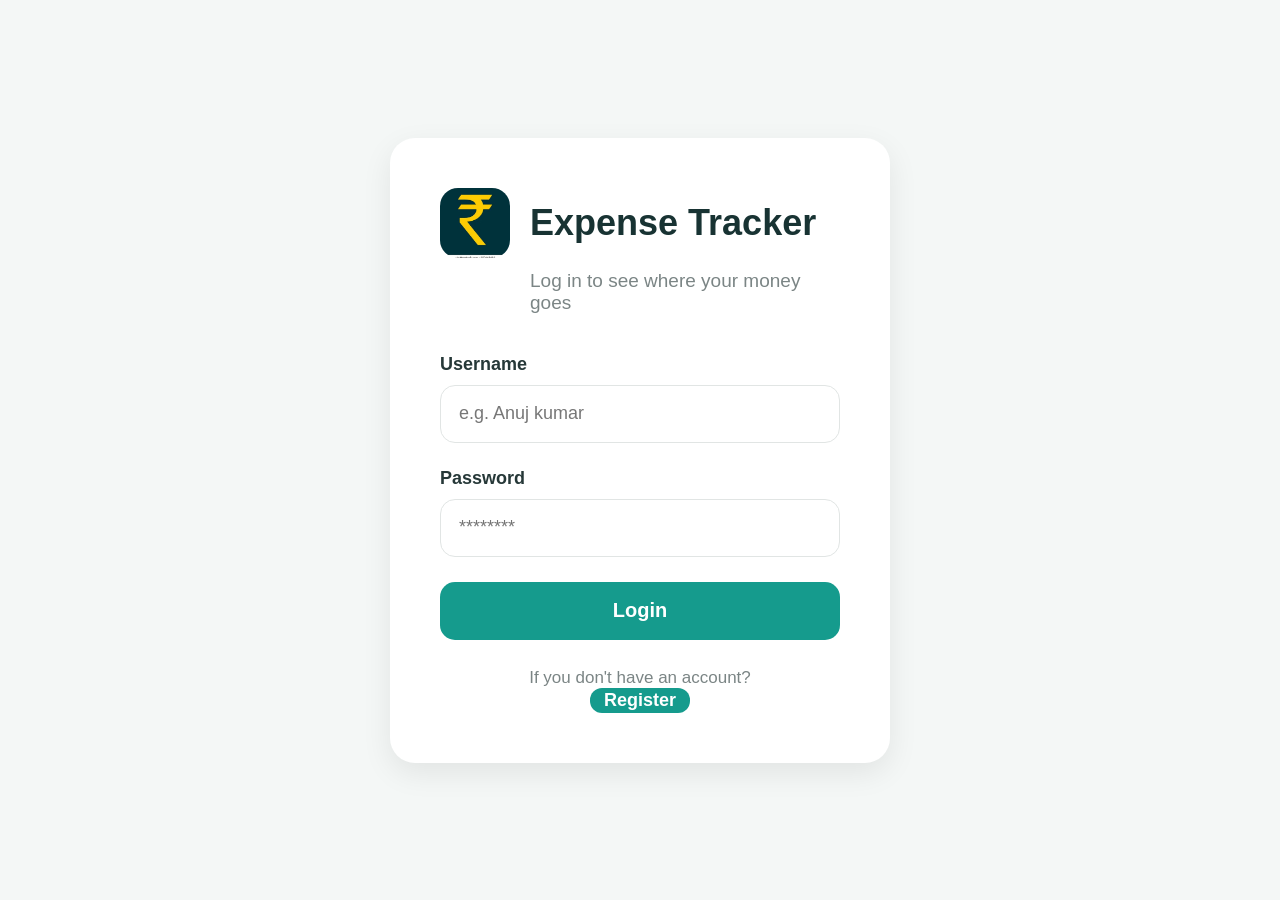
<file: index.html>
<!DOCTYPE html>
<html lang="en">
<head>
    <meta charset="UTF-8">
    <meta name="viewport" content="width=device-width, initial-scale=1.0">
    <title>Expense Tracker</title>
</head>

<body>

    <script>
        window.location.href = "./LoginPage/TrackerSystem.html";
    </script>

</body>
</html>
</file>
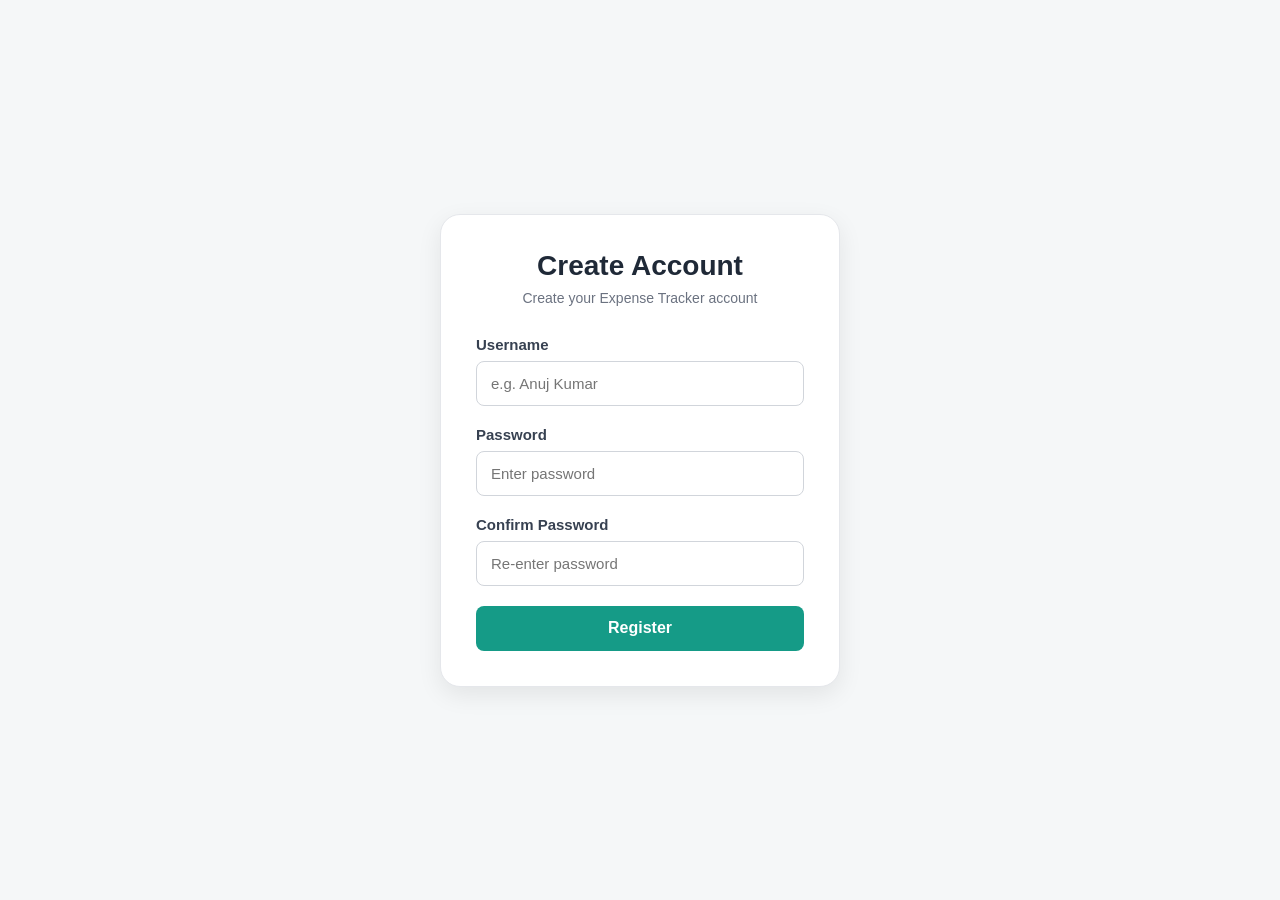
<file: Register.html>
<!DOCTYPE html>
<html lang="en">

<head>
    <meta charset="UTF-8">
    <meta name="viewport" content="width=device-width, initial-scale=1.0">
    <title>Register</title>

    <link rel="stylesheet" href="Register.css">
</head>

<body>

    <div id="Body">

        <div id="RegisterPage">

            <div id="Heading">
                <h1>Create Account</h1>
                <p>Create your Expense Tracker account</p>
            </div>

            <!-- Username -->
            <div id="username-container">
                <label for="username">Username</label>

                <input
                    type="text"
                    id="username"
                    name="username"
                    placeholder="e.g. Anuj Kumar">
            </div>

            <!-- Password -->
            <div id="password-container">
                <label for="password">Password</label>

                <input
                    type="password"
                    id="password"
                    name="password"
                    placeholder="Enter password">
            </div>

            <!-- Confirm Password -->
            <div id="confirm-password-container">
                <label for="confirmPassword">Confirm Password</label>

                <input
                    type="password"
                    id="confirmPassword"
                    name="confirmPassword"
                    placeholder="Re-enter password">
            </div>

            <!-- Register -->
            <button id="RegisterButton">Register</button>

           

        </div>

    </div>

    <script src="Register.js"></script>

</body>
</html>
</file>
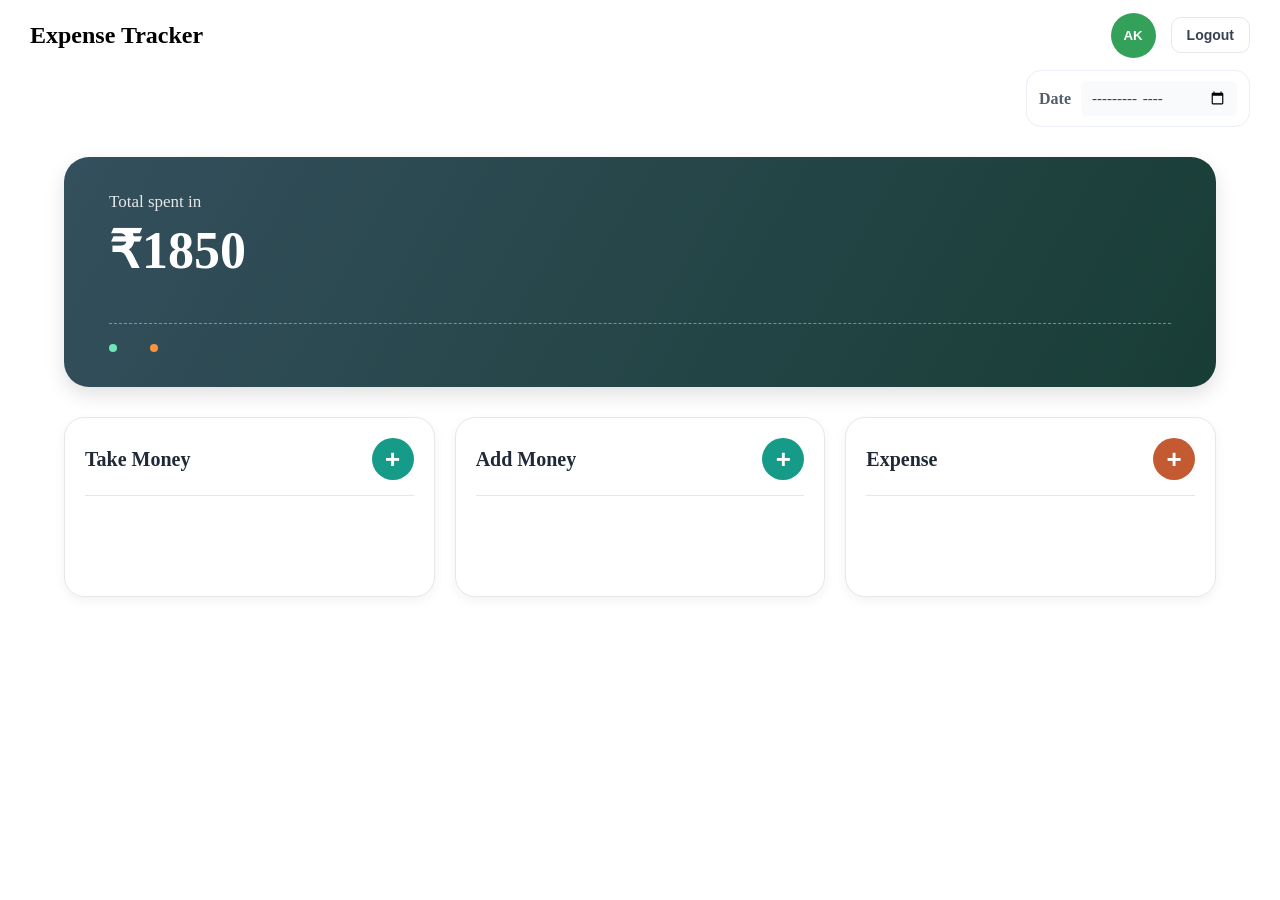
<file: Dashboard/dashboard.html>
<!DOCTYPE html>
<html lang="en">
<head>
    <meta charset="UTF-8">
    <meta name="viewport" content="width=device-width, initial-scale=1.0">
    <title>Dashboard</title>
    <link rel="stylesheet" href="dashboard.css">
</head>
<body>
    <div id="Body">
        <nav id="navbar">
            <p id="Naming">Expense Tracker</p>
            <div id="username-loginIcon">
            <!--yeha pe username daalna hai wo login page se milega -->
               <p id="usrname">Anuj Kumar</p>
               <button id="userIcon">AK</button>
               <button id="logoutButton">Logout</button>
            </div>
        </nav>
        <!-- calender -->
        <div id="dateSection">
           <label for="calender">Date</label>
           <input type="month" id="calender">
        </div>
        <!-- body -->
         <!-- this part -->
        <div id="Report">
            <div id="Investment">
                <p id="showDate">Total spent in</p>
                <!-- need to add functionality after creating expenses part -->
                <p id="invested">₹1850</p>
            </div>
            <div id="Balance">
                <!-- need to complete this after add money part -->
                <div id="totalBalance">
                    <p id="dot-green"></p>
                    <p id="Total-Balance"></p>
                </div>
                <!-- need to complete this after some time -->
                <div id="currentBalance">
                    <p id="dot-orange"></p>
                    <p id="Current-Balance"></p>
                </div>
                
                
            </div>

        </div>
        <!-- Money summary part -->
       <div id="summaryPart">

            <!-- Take Money -->
            <div id="takeMoneyHeader">

                <nav id="taknav">
                    <p id="TakeMoney">Take Money</p>
                    <button id="Add-taken-money-from-whom">+</button>
                </nav>

                <div>
                    <div id="takenMoneyList"></div>
                </div>

            </div>


            <!-- Add Money -->
            <div id="AddMoney">

                <nav id="addnav">
                    <p id="Add-Money">Add Money</p>
                    <button id="Money-Add-button">+</button>
                </nav>

                <div>
                    <div id="addedMoneyList"></div>
                </div>

            </div>


            <!-- Expense -->
            <div id="ExpenseHeader">

                <nav id="expensenav">
                    <p id="Expense">Expense</p>
                    <button id="Expense-Add-button">+</button>
                </nav>

                <div>
                    <div id="expenseList"></div>
                </div>

            </div>

        </div>
    </div>

    <script src="dashboard.js"></script>
    
</body>
</html>
</file>
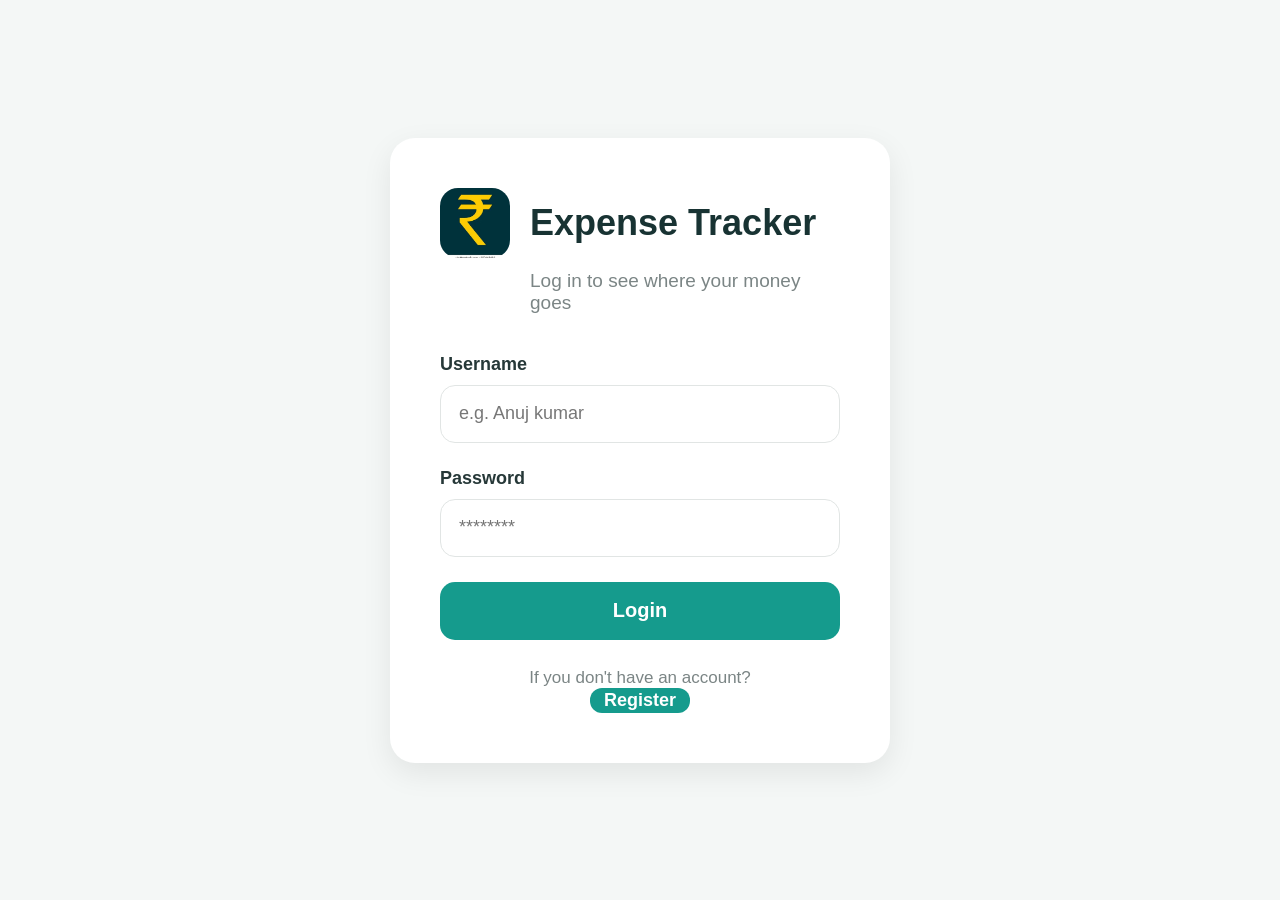
<file: LoginPage/TrackerSystem.html>
<!DOCTYPE html>
<html lang="en">

<head>
    <meta charset="UTF-8">
    <meta name="viewport" content="width=device-width, initial-scale=1.0">
    <title>*Expense_Tracker*</title>
    <link rel="stylesheet" href="TrackerSystem.css">
</head>

<body>

    <div id="Body">

        <div id="LoginPage">

            <div id="Heading">

                <div id="SubHeading">
                    <img src="./RupeesImg.jpg" alt="Rupees_Sign">
                    <p>Expense Tracker</p>
                </div>

                <div>
                    <p>Log in to see where your money goes</p>
                </div>

            </div>
            <!-- Username -->
            <div id="username-container">
                <label for="username">Username</label>
                <input
                    type="text"
                    id="username"
                    name="username"
                    placeholder="e.g. Anuj kumar">
            </div>
            <!-- Password -->
            <div id="password-container">
                <label for="password">Password</label>
                <input
                    type="password"
                    id="password"
                    name="password"
                    placeholder="********">
            </div>
            <!-- Login -->
            <div id="login">
                <p>Login</p>
            </div>
            <!-- Register -->
            <div id="create-account-link">
                <p>If you don't have an account?</p>
                <button id="RegisterButton">Register</button>
            </div>

        </div>

    </div>
    <script src="TrackerSystem.js"></script>
</body>
</html>
</file>
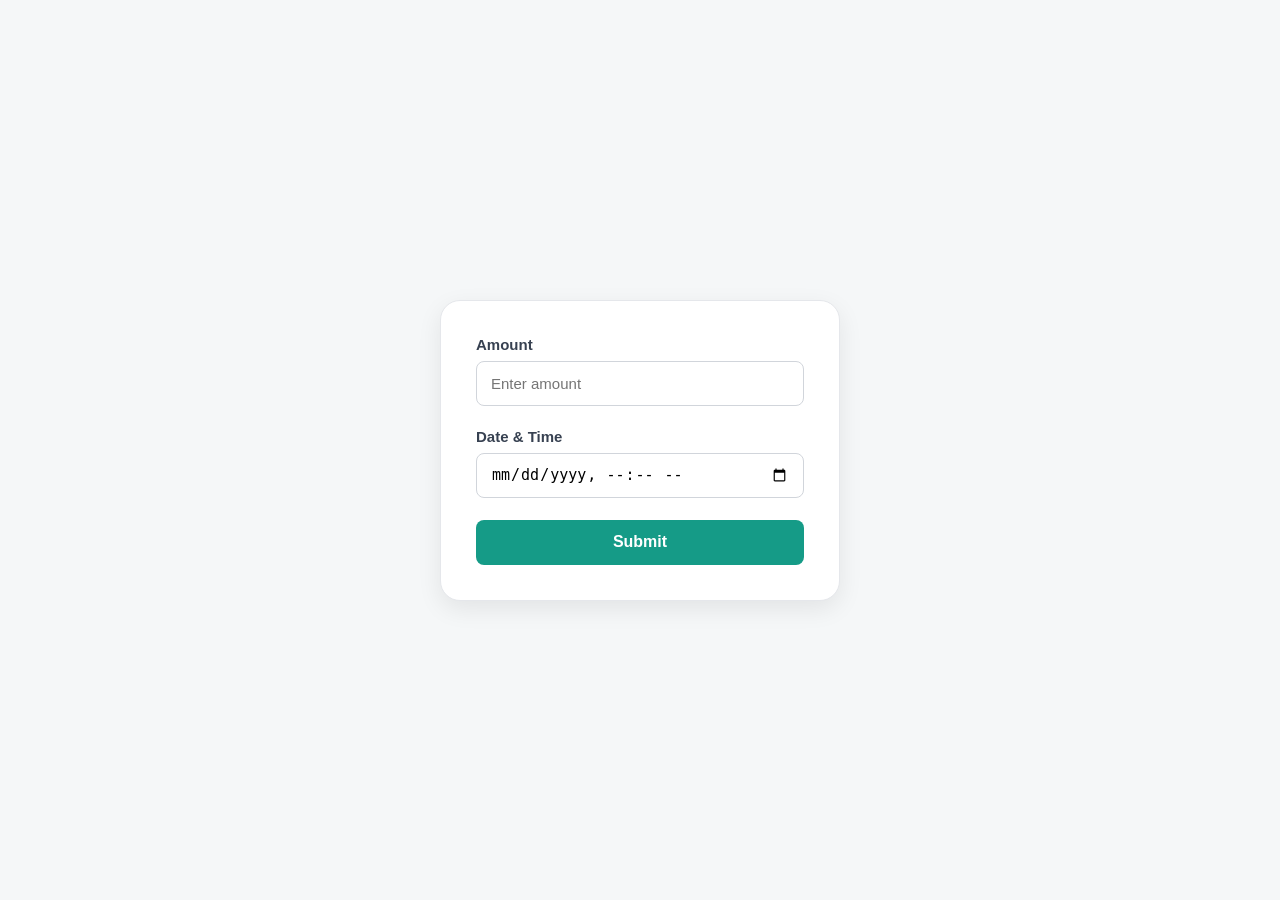
<file: Forms/AddedMoney/addedmoney.html>
<!DOCTYPE html>
<html lang="en">

<head>
    <meta charset="UTF-8">
    <meta name="viewport" content="width=device-width, initial-scale=1.0">

    <title>Add Money</title>

    <link rel="stylesheet" href="addedmoney.css">
</head>

<body>

    <div id="AddMoneyForm">

        <label for="Amount">Amount</label>
        <input 
            type="number" 
            id="Amount" 
            placeholder="Enter amount"
        >

        <label for="dateTime">Date & Time</label>
        <input 
            type="datetime-local" 
            id="dateTime"
        >

        <button id="Submit">Submit</button>

    </div>
    <script src="addedmoney.js"></script>

</body>

</html>
</file>
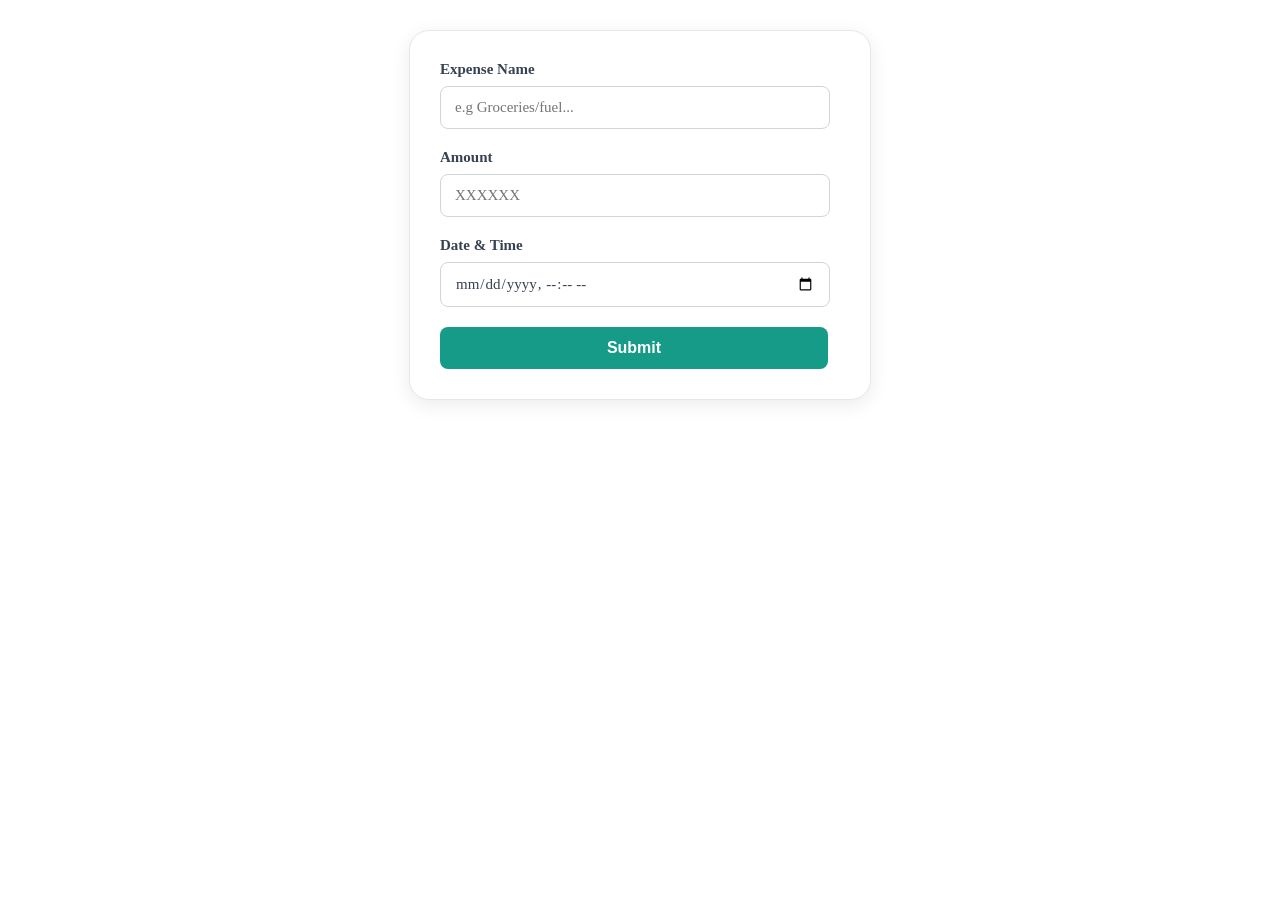
<file: Forms/Expense/expense.html>
<!DOCTYPE html>
<html lang="en">

<head>
    <meta charset="UTF-8">
    <meta name="viewport" content="width=device-width, initial-scale=1.0">
    <title>Expense</title>
    <link rel="stylesheet" href="expense.css">
</head>

<body>

    <div id="TakenMoney">

        <label for="name">Expense Name</label>
        <input 
            type="text" 
            id="name" 
            placeholder="e.g Groceries/fuel..."
        >

        <label for="Amount">Amount</label>
        <input 
            type="number" 
            id="Amount" 
            placeholder="XXXXXX"
        >

        <!-- Date and Time -->
        <label for="dateTime">Date & Time</label>
        <input 
            type="datetime-local" 
            id="dateTime"
        >

        <button id="Submit">Submit</button>

    </div>
    <script src="expense.js"></script>

</body>

</html>
</file>
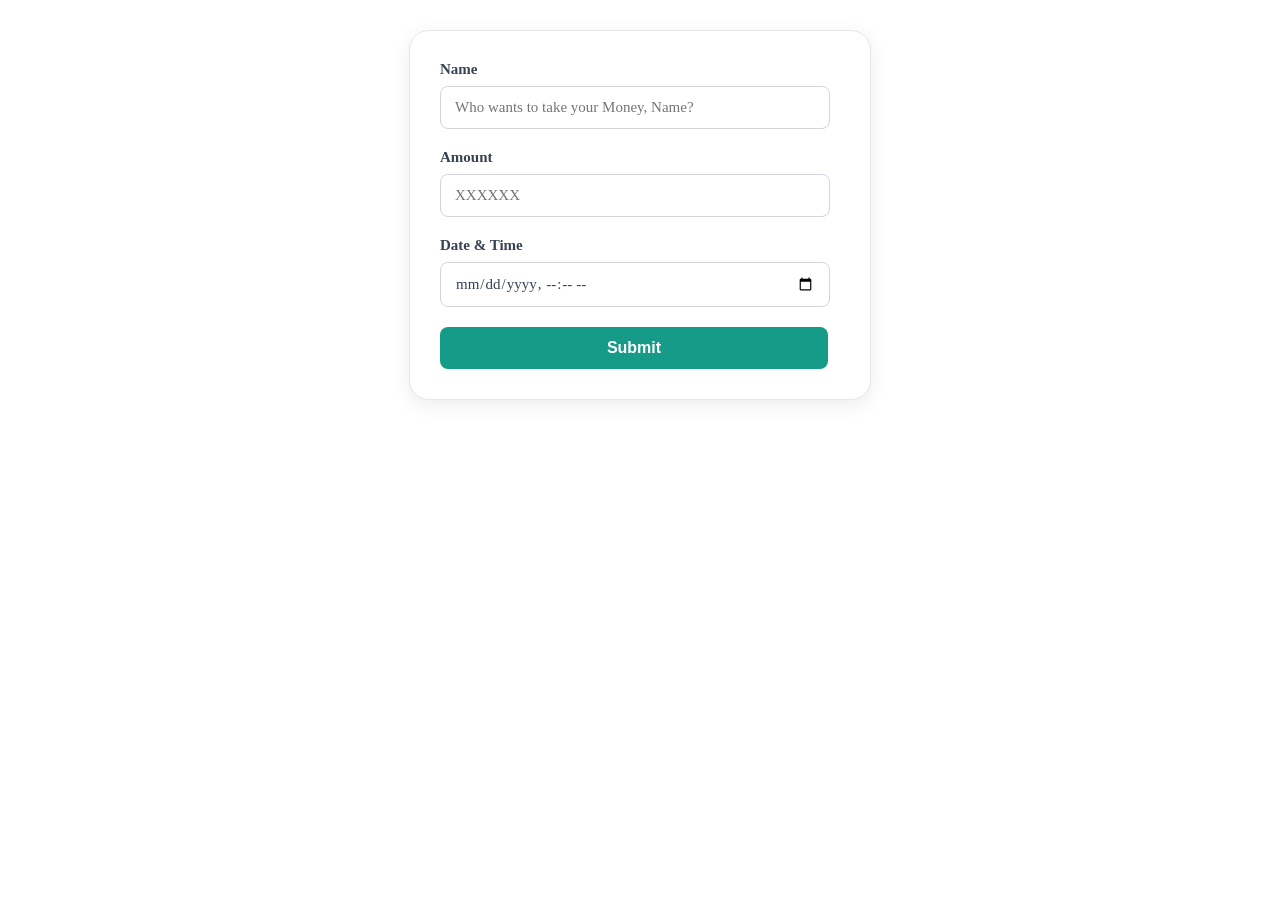
<file: Forms/TakeMoney/takemoney.html>
<!DOCTYPE html>
<html lang="en">

<head>
    <meta charset="UTF-8">
    <meta name="viewport" content="width=device-width, initial-scale=1.0">

    <title>TakeMoney</title>

    <link rel="stylesheet" href="takemoney.css">
</head>

<body>

    <div id="TakenMoney">

        <label for="name">Name</label>
        <input 
            type="text" 
            id="name" 
            placeholder="Who wants to take your Money, Name?"
        >

        <label for="Amount">Amount</label>
        <input 
            type="number" 
            id="Amount" 
            placeholder="XXXXXX"
        >

        <!-- New Date & Time field -->
        <label for="dateTime">Date & Time</label>
        <input 
            type="datetime-local" 
            id="dateTime"
        >

        <button id="Submit">Submit</button>

    </div>

    <script src="takemoney.js"></script>

</body>

</html>
</file>
<file: Register.css>
* {
    margin: 0;
    padding: 0;
    box-sizing: border-box;
}

body {
    width: 100%;
    min-height: 100vh;

    background-color: #f5f7f8;

    display: flex;
    justify-content: center;
    align-items: center;

    font-family: Arial, sans-serif;
}

/* Register Card */
#RegisterPage {
    width: 400px;

    padding: 35px;

    background-color: white;

    border: 1px solid #e5e7eb;
    border-radius: 20px;

    box-shadow: 0 8px 25px rgba(0, 0, 0, 0.08);

    display: flex;
    flex-direction: column;
}


/* Heading */
#Heading {
    text-align: center;
    margin-bottom: 30px;
}

#Heading h1 {
    font-size: 28px;
    color: #1f2937;

    margin-bottom: 8px;
}

#Heading p {
    font-size: 14px;
    color: #6b7280;
}


/* Username, Password and Confirm Password */
#username-container,
#password-container,
#confirm-password-container {
    display: flex;
    flex-direction: column;

    margin-bottom: 20px;
}


/* Labels */
label {
    margin-bottom: 8px;

    font-size: 15px;
    font-weight: 600;

    color: #374151;
}


/* Input fields */
input {
    width: 100%;
    height: 45px;

    padding: 0 14px;

    border: 1px solid #d1d5db;
    border-radius: 8px;

    outline: none;

    font-size: 15px;

    transition: 0.2s ease;
}


/* Input focus */
input:focus {
    border-color: #159b87;

    box-shadow: 0 0 0 3px rgba(21, 155, 135, 0.12);
}


/* Register Button */
#RegisterButton {
    width: 100%;
    height: 45px;

    border: none;
    border-radius: 8px;

    background-color: #159b87;

    color: white;

    font-size: 16px;
    font-weight: 600;

    cursor: pointer;

    transition: 0.2s ease;
}


/* Register Button Hover */
#RegisterButton:hover {
    background-color: #117c6d;
}


/* Small screen */
@media (max-width: 500px) {

    #RegisterPage {
        width: 90%;
        padding: 25px;
    }

}
</file>
<file: Dashboard/dashboard.css>
* {
    margin: 0;
    padding: 0;
    box-sizing: border-box;
}

#Body {
    width: 100%;
    min-height: 100vh;
}

#navbar {
    width: 100%;
    height: 70px;

    display: flex;
    align-items: center;
    justify-content: space-between;

    padding: 0 30px;

    background-color: white;
}

#Naming {
    font-size: 24px;
    font-weight: bold;
}

#username-loginIcon {
    display: flex;
    align-items: center;
    gap: 15px;
}

#usrname {
    display: block;
    color: rgb(120, 35, 35);
    font-size: 18px;
    font-weight: bold;
    visibility: visible;
    opacity: 1;
}

#userIcon {
    width: 45px;
    height: 45px;
    border: none;
    border-radius: 50%;

    background-color: rgb(51, 161, 90);
    color: white;

    font-weight: bold;
}
#dateSection {
    width: fit-content;      
    margin-left: auto;
    margin-right: 30px;

    display: flex;
    align-items: center;
    gap: 10px;

    padding: 10px 12px;

    background-color: #ffffff;
    border: 1px solid #ebeef4;
    border-radius: 15px;
}

#dateSection label {
    font-size: 16px;
    font-weight: 600;
    color: #545d6d;
}

#calender {
    padding: 8px 10px;

    border: none;
    outline: none;
    border-radius: 6px;

    font-size: 15px;
    font-family: inherit;
    color: #374151;

    cursor: pointer;
    background-color: #f8fafc;
}
/* Main Report Card */
#Report {
    width: 90%;
    min-height: 230px;

    margin: 30px auto;
    padding: 35px 45px;

    background: linear-gradient(120deg, #344f5d, #183d35);

    border-radius: 25px;

    color: white;

    display: flex;
    flex-direction: column;
    justify-content: space-between;

    box-shadow: 0 8px 20px rgba(0, 0, 0, 0.12);
}


/* Total spent section */
#Investment {
    display: flex;
    flex-direction: column;
}


/* "Total spent in September 2026" */
#showDate {
    font-size: 17px;
    font-weight: 500;
    color: #e5e7eb;

    margin-bottom: 10px;
}


/* ₹1850 */
#invested {
    font-size: 52px;
    font-weight: 700;

    color: white;

    line-height: 1.1;
}


/* Balance section */
#Balance {
    display: flex;
    align-items: center;

    gap: 25px;

    padding-top: 20px;

    border-top: 1px dashed rgba(255, 255, 255, 0.4);
}


/* Money in + Balance containers */
#totalBalance,
#currentBalance {
    display: flex;
    align-items: center;

    gap: 8px;
}


/* Green and orange dots */
#dot-green,
#dot-orange {
    width: 8px;
    height: 8px;

    border-radius: 50%;

    margin: 0;
}


/* Green dot */
#dot-green {
    background-color: #6ee7b7;
}


/* Orange dot */
#dot-orange {
    background-color: #fb923c;
}


/* Money in / Balance text */
#Total-Balance,
#Current-Balance {
    margin: 0;

    font-size: 15px;
    font-weight: 500;
}


/* Make balance slightly different */
#Total-Balance {
    color: #e5e7eb;
}

#Current-Balance {
    color: #e5e7eb;
}
#takeMoneyHeader {
    width: 100%;

    display: flex;
    align-items: center;
    justify-content: space-between;

    padding: 20px 30px;
}

#TakeMoney {
    margin: 0;
    font-size: 22px;
    font-weight: 700;
}

#Add-taken-money-from-whom {
    width: 44px;
    height: 44px;

    border: none;
    border-radius: 50%;

    background-color: #159b87;
    color: white;

    font-size: 28px;
    font-weight: bold;

    display: flex;
    align-items: center;
    justify-content: center;

    cursor: pointer;
}
#ExpenseHeader {
    width: 100%;

    display: flex;
    align-items: center;
    justify-content: space-between;

    padding: 20px 30px;
}

#Expense {
    margin: 0;

    font-size: 22px;
    font-weight: 700;

    color: #1f2937;
}

#Expense-Add-button {
    width: 44px;
    height: 44px;

    border: none;
    border-radius: 50%;

    background-color: #c45a32;
    color: white;

    font-size: 28px;
    font-weight: bold;

    display: flex;
    align-items: center;
    justify-content: center;

    cursor: pointer;

    transition: 0.2s ease;
}

#Expense-Add-button:hover {
    background-color: #a94625;
    transform: scale(1.05);
}
#AddMoney {
    width: 100%;

    display: flex;
    align-items: center;
    justify-content: space-between;

    padding: 20px 30px;
}

#Add-Money {
    margin: 0;

    font-size: 22px;
    font-weight: 700;

    color: #1f2937;
}

#Money-Add-button {
    width: 44px;
    height: 44px;

    border: none;
    border-radius: 50%;

    background-color: #159b87;
    color: white;

    font-size: 28px;
    font-weight: bold;

    display: flex;
    align-items: center;
    justify-content: center;

    cursor: pointer;

    transition: 0.2s ease;
}

#Money-Add-button:hover {
    background-color: #117c6d;
    transform: scale(1.05);
}
#summaryPart {
    width: 90%;
    margin: 30px auto;

    display: grid;
    grid-template-columns: 1fr 1fr 1fr;
    gap: 20px;
}

/* All three boxes */
#takeMoneyHeader,
#AddMoney,
#ExpenseHeader {
    min-height: 100px;

    padding: 20px 25px;

    background-color: #ffffff;

    border: 1px solid #e5e7eb;
    border-radius: 20px;

    display: flex;
    align-items: center;
    justify-content: space-between;

    box-shadow: 0 3px 10px rgba(0, 0, 0, 0.05);
}

/* Take Money */
#TakeMoney {
    margin: 0;
    font-size: 20px;
    font-weight: 700;
    color: #1f2937;
}

/* Add Money */
#Add-Money {
    margin: 0;
    font-size: 20px;
    font-weight: 700;
    color: #1f2937;
}

/* Expense */
#Expense {
    margin: 0;
    font-size: 20px;
    font-weight: 700;
    color: #1f2937;
}


/* Common + button style */
#Add-taken-money-from-whom,
#Money-Add-button,
#Expense-Add-button {
    width: 44px;
    height: 44px;

    border: none;
    border-radius: 50%;

    color: white;

    font-size: 27px;
    font-weight: bold;

    display: flex;
    align-items: center;
    justify-content: center;

    cursor: pointer;

    flex-shrink: 0;
}


/* Take Money + */
#Add-taken-money-from-whom {
    background-color: #159b87;
}

#Add-taken-money-from-whom:hover {
    background-color: #117c6d;
}


/* Add Money + */
#Money-Add-button {
    background-color: #159b87;
}

#Money-Add-button:hover {
    background-color: #117c6d;
}


/* Expense + */
#Expense-Add-button {
    background-color: #c45a32;
}

#Expense-Add-button:hover {
    background-color: #a94625;
}
#takenMoneyList {
    width: 100%;
    margin-top: 15px;

    display: flex;
    flex-direction: column;
    gap: 10px;
}

.taken-money-entry {
    width: 100%;
    padding: 12px 15px;

    background-color: #f8fafc;
    border: 1px solid #e5e7eb;
    border-radius: 10px;

    display: flex;
    align-items: center;
    justify-content: space-between;
    gap: 20px;
}

.taken-money-name {
    margin: 0;
    flex: 1;

    font-size: 16px;
    font-weight: 600;
    color: #1f2937;
}

.taken-money-amount {
    margin: 0;

    font-size: 16px;
    font-weight: 700;
    color: #c45a32;

    white-space: nowrap;
}

.taken-money-date {
    margin: 0;

    font-size: 13px;
    color: #6b7280;

    white-space: nowrap;
}

#summaryPart {
    width: 90%;
    margin: 30px auto;
    display: grid;
    grid-template-columns: repeat(3, 1fr);
    gap: 20px;
    align-items: start;
}


/* ---------------- CARD ---------------- */

#takeMoneyHeader,
#AddMoney,
#ExpenseHeader {
    width: 100%;
    min-height: 180px;
    padding: 20px;
    background-color: #ffffff;
    border: 1px solid #e5e7eb;
    border-radius: 20px;
    box-shadow: 0 4px 12px rgba(0, 0, 0, 0.05);

    /* IMPORTANT */
    display: block;
}


/* ---------------- NAVBAR INSIDE CARD ---------------- */

#taknav,
#addnav,
#expensenav {
    width: 100%;

    display: flex;
    align-items: center;
    justify-content: space-between;

    padding-bottom: 15px;

    border-bottom: 1px solid #e5e7eb;
}


/* ---------------- TITLES ---------------- */

#TakeMoney,
#Add-Money,
#Expense {
    margin: 0;

    font-size: 20px;
    font-weight: 700;
    color: #1f2937;
}


/* ---------------- PLUS BUTTON ---------------- */

#Add-taken-money-from-whom,
#Money-Add-button,
#Expense-Add-button {
    width: 42px;
    height: 42px;

    border: none;
    border-radius: 50%;

    color: white;
    font-size: 26px;
    font-weight: bold;

    display: flex;
    align-items: center;
    justify-content: center;

    cursor: pointer;
    flex-shrink: 0;

    transition: 0.2s ease;
}


/* Take Money */

#Add-taken-money-from-whom {
    background-color: #159b87;
}

#Add-taken-money-from-whom:hover {
    background-color: #117c6d;
    transform: scale(1.05);
}


/* Add Money */

#Money-Add-button {
    background-color: #159b87;
}

#Money-Add-button:hover {
    background-color: #117c6d;
    transform: scale(1.05);
}


/* Expense */

#Expense-Add-button {
    background-color: #c45a32;
}

#Expense-Add-button:hover {
    background-color: #a94625;
    transform: scale(1.05);
}


/* ---------------- LIST ---------------- */

#takenMoneyList,
#addedMoneyList,
#expenseList {
    width: 100%;

    margin-top: 15px;

    display: flex;
    flex-direction: column;
    gap: 10px;
}


/* ---------------- TAKE MONEY ENTRY ---------------- */

.taken-money-entry {
    width: 100%;

    padding: 12px;

    background-color: #f8fafc;

    border: 1px solid #e5e7eb;
    border-radius: 10px;

    display: flex;
    align-items: center;
    justify-content: space-between;

    gap: 10px;
}

.taken-money-name {
    margin: 0;
    flex: 1;

    font-size: 14px;
    font-weight: 600;

    color: #1f2937;
}

.taken-money-amount {
    margin: 0;

    font-size: 14px;
    font-weight: 700;

    color: #c45a32;

    white-space: nowrap;
}

.taken-money-date {
    margin: 0;

    font-size: 12px;

    color: #6b7280;

    white-space: nowrap;
}


/* ---------------- RESPONSIVE ---------------- */

@media (max-width: 900px) {

    #summaryPart {
        grid-template-columns: 1fr;
    }

}

.added-money-entry {
    width: 100%;
    padding: 12px;
    background-color: #f8fafc;
    border: 1px solid #e5e7eb;
    border-radius: 10px;

    display: flex;
    align-items: center;
    justify-content: space-between;
    gap: 10px;
}

.added-money-amount {
    margin: 0;
    font-size: 14px;
    font-weight: 700;
    color: #159b87;
}

.added-money-date {
    margin: 0;
    font-size: 12px;
    color: #6b7280;
}
/* Expense entry */
.expense-entry {
    width: 100%;
    padding: 12px;

    background-color: #f8fafc;

    border: 1px solid #e5e7eb;
    border-radius: 10px;

    display: flex;
    align-items: center;
    justify-content: space-between;

    gap: 10px;
}


/* Expense name */
.expense-name {
    margin: 0;
    flex: 1;

    font-size: 14px;
    font-weight: 600;

    color: #1f2937;
}


/* Expense amount */
.expense-amount {
    margin: 0;

    font-size: 14px;
    font-weight: 700;

    color: #c45a32;

    white-space: nowrap;
}


/* Expense date and time */
.expense-date {
    margin: 0;

    font-size: 12px;

    color: #6b7280;

    white-space: nowrap;
}
#ExpenseHeader {
    width: 100%;
    min-height: 180px;
    padding: 20px;
    background-color: #ffffff;
    border: 1px solid #e5e7eb;
    border-radius: 20px;
    box-shadow: 0 4px 12px rgba(0, 0, 0, 0.05);
    display: block;
}
#logoutButton {
    display: flex;
    align-items: center;
    gap: 7px;

    padding: 9px 15px;

    border: 1px solid #e5e7eb;
    border-radius: 10px;

    background-color: white;
    color: #374151;

    font-size: 14px;
    font-weight: 600;

    cursor: pointer;

    transition: all 0.2s ease;
}

#logoutButton span {
    font-size: 20px;
    line-height: 1;
}

#logoutButton:hover {
    background-color: #fff1f2;
    color: #dc2626;
    border-color: #fecaca;
    transform: translateY(-1px);
}
</file>
<file: LoginPage/TrackerSystem.css>
* {
    margin: 0;
    padding: 0;
    box-sizing: border-box;
}
#Body {
    width: 100%;
    min-height: 100vh;

    display: flex;
    justify-content: center;
    align-items: center;

    background-color: #f4f7f6;

    font-family: Arial, sans-serif;
}
#LoginPage {
    width: 500px;

    padding: 50px;

    background-color: #ffffff;

    border-radius: 25px;

    box-shadow: 0px 10px 30px rgba(0, 0, 0, 0.08);
}
#Heading {
    margin-bottom: 40px;
}
#SubHeading {
    display: flex;
    align-items: center;

    gap: 20px;

    margin-bottom: 12px;
}
#SubHeading img {
    width: 70px;
    height: 70px;

    object-fit: cover;

    border-radius: 18px;
}
#SubHeading p {
    font-size: 36px;
    font-weight: bold;

    color: #183333;
}
#Heading > div:nth-child(2) p {
    margin-left: 90px;

    font-size: 19px;

    color: #7b8585;
}
#username-container {
    margin-bottom: 25px;
}
#username-container label {
    display: block;

    margin-bottom: 10px;

    font-size: 18px;
    font-weight: 600;

    color: #263838;
}

#username-container input {
    width: 100%;
    height: 58px;

    padding: 0 18px;

    border: 1px solid #e1e5e4;

    border-radius: 15px;

    outline: none;

    font-size: 18px;

    color: #333333;

    background-color: #ffffff;
}

#username-container input:focus {
    border-color: #159b8d;

    box-shadow: 0 0 0 3px rgba(21, 155, 141, 0.10);
}

#username-container input::placeholder {
    color: #777777;
}
#password-container {
    margin-bottom: 25px;
}
#password-container label {
    display: block;

    margin-bottom: 10px;

    font-size: 18px;
    font-weight: 600;

    color: #263838;
}
#password-container input {
    width: 100%;
    height: 58px;

    padding: 0 18px;

    border: 1px solid #e1e5e4;

    border-radius: 15px;

    outline: none;

    font-size: 18px;

    color: #333333;

    background-color: #ffffff;
}
#password-container input:focus {
    border-color: #159b8d;

    box-shadow: 0 0 0 3px rgba(21, 155, 141, 0.10);
}
#login {
    width: 100%;
    height: 58px;

    display: flex;
    justify-content: center;
    align-items: center;

    margin-top: 10px;

    background-color: #159b8d;

    border-radius: 15px;

    cursor: pointer;
}
#login p {
    color: white;

    font-size: 20px;
    font-weight: bold;
}
#login:hover {
    background-color: #118579;
}
#create-account-link {
    margin-top: 28px;
    text-align: center;
}

#create-account-link p {
    font-size: 17px;
    color: #7b8585;
}

#create-account-link span {
    color: #159b8d;
    font-weight: 600;
    cursor: pointer;
    transition: color 0.3s ease;
}

#create-account-link span:hover {
    color: #117f74;
    text-decoration: underline;
}
@media (max-width: 700px) {

    #LoginPage {
        width: 90%;

        padding: 35px 25px;
    }


    #SubHeading {
        gap: 15px;
    }


    #SubHeading img {
        width: 55px;
        height: 55px;

        border-radius: 15px;
    }


    #SubHeading p {
        font-size: 28px;
    }


    #Heading > div:nth-child(2) p {
        margin-left: 70px;

        font-size: 15px;
    }
}
button {
    width: 25%;
    height: 25px;
    color: white;
    background-color: #159b8d;
    border: none;
    border-radius: 12px;
    font-size: 18px;
    font-weight: 600;
    cursor: pointer;
}
</file>
<file: Forms/AddedMoney/addedmoney.css>
* {
    margin: 0;
    padding: 0;
    box-sizing: border-box;
}

body {
    width: 100%;
    min-height: 100vh;

    background-color: #f5f7f8;

    display: flex;
    justify-content: center;
    align-items: center;

    font-family: Arial, sans-serif;
}


/* Main Form */

#AddMoneyForm {
    width: 400px;

    padding: 35px;

    background-color: white;

    border: 1px solid #e5e7eb;
    border-radius: 20px;

    box-shadow: 0 8px 25px rgba(0, 0, 0, 0.08);

    display: flex;
    flex-direction: column;
}


/* Labels */

#AddMoneyForm label {
    margin-bottom: 8px;

    font-size: 15px;
    font-weight: 600;

    color: #374151;
}


/* Input */

#AddMoneyForm input {
    width: 100%;
    height: 45px;

    padding: 0 14px;

    margin-bottom: 22px;

    border: 1px solid #d1d5db;
    border-radius: 8px;

    outline: none;

    font-size: 15px;
}


/* Input focus */

#AddMoneyForm input:focus {
    border-color: #159b87;

    box-shadow: 0 0 0 3px rgba(21, 155, 135, 0.12);
}


/* Submit Button */

#Submit {
    width: 100%;
    height: 45px;

    border: none;
    border-radius: 8px;

    background-color: #159b87;

    color: white;

    font-size: 16px;
    font-weight: 600;

    cursor: pointer;

    transition: 0.2s ease;
}

#Submit:hover {
    background-color: #117c6d;
}
</file>
<file: Forms/Expense/expense.css>
#TakenMoney {
    width: 400px;

    margin: 30px auto;
    padding: 30px ;

    background-color: #ffffff;

    border: 1px solid #e5e7eb;
    border-radius: 20px;

    box-shadow: 0 5px 20px rgba(0, 0, 0, 0.08);

    display: flex;
    flex-direction: column;
}


/* Labels */
#TakenMoney label {
    margin-bottom: 8px;

    font-size: 15px;
    font-weight: 600;

    color: #374151;
}


/* Input fields */
#TakenMoney input {
    width: 90%;


    padding: 12px 14px;
    margin-bottom: 20px;

    border: 1px solid #d1d5db;
    border-radius: 8px;

    outline: none;

    font-size: 15px;
    font-family: inherit;

    color: #374151;
}


/* Input focus */
#TakenMoney input:focus {
    border-color: #159b87;
    box-shadow: 0 0 0 3px rgba(21, 155, 135, 0.12);
}


/* Submit button */
#Submit {
    width: 97%;

    padding: 12px;

    border: none;
    border-radius: 8px;

    background-color: #159b87;
    color: white;

    font-size: 16px;
    font-weight: 600;

    cursor: pointer;

    transition: 0.2s ease;
}


/* Button hover */
#Submit:hover {
    background-color: #117c6d;
}
</file>
<file: Forms/TakeMoney/takemoney.css>
#TakenMoney {
    width: 400px;

    margin: 30px auto;
    padding: 30px ;

    background-color: #ffffff;

    border: 1px solid #e5e7eb;
    border-radius: 20px;

    box-shadow: 0 5px 20px rgba(0, 0, 0, 0.08);

    display: flex;
    flex-direction: column;
}


/* Labels */
#TakenMoney label {
    margin-bottom: 8px;

    font-size: 15px;
    font-weight: 600;

    color: #374151;
}


/* Input fields */
#TakenMoney input {
    width: 90%;


    padding: 12px 14px;
    margin-bottom: 20px;

    border: 1px solid #d1d5db;
    border-radius: 8px;

    outline: none;

    font-size: 15px;
    font-family: inherit;

    color: #374151;
}


/* Input focus */
#TakenMoney input:focus {
    border-color: #159b87;
    box-shadow: 0 0 0 3px rgba(21, 155, 135, 0.12);
}


/* Submit button */
#Submit {
    width: 97%;

    padding: 12px;

    border: none;
    border-radius: 8px;

    background-color: #159b87;
    color: white;

    font-size: 16px;
    font-weight: 600;

    cursor: pointer;

    transition: 0.2s ease;
}


/* Button hover */
#Submit:hover {
    background-color: #117c6d;
}
</file>
